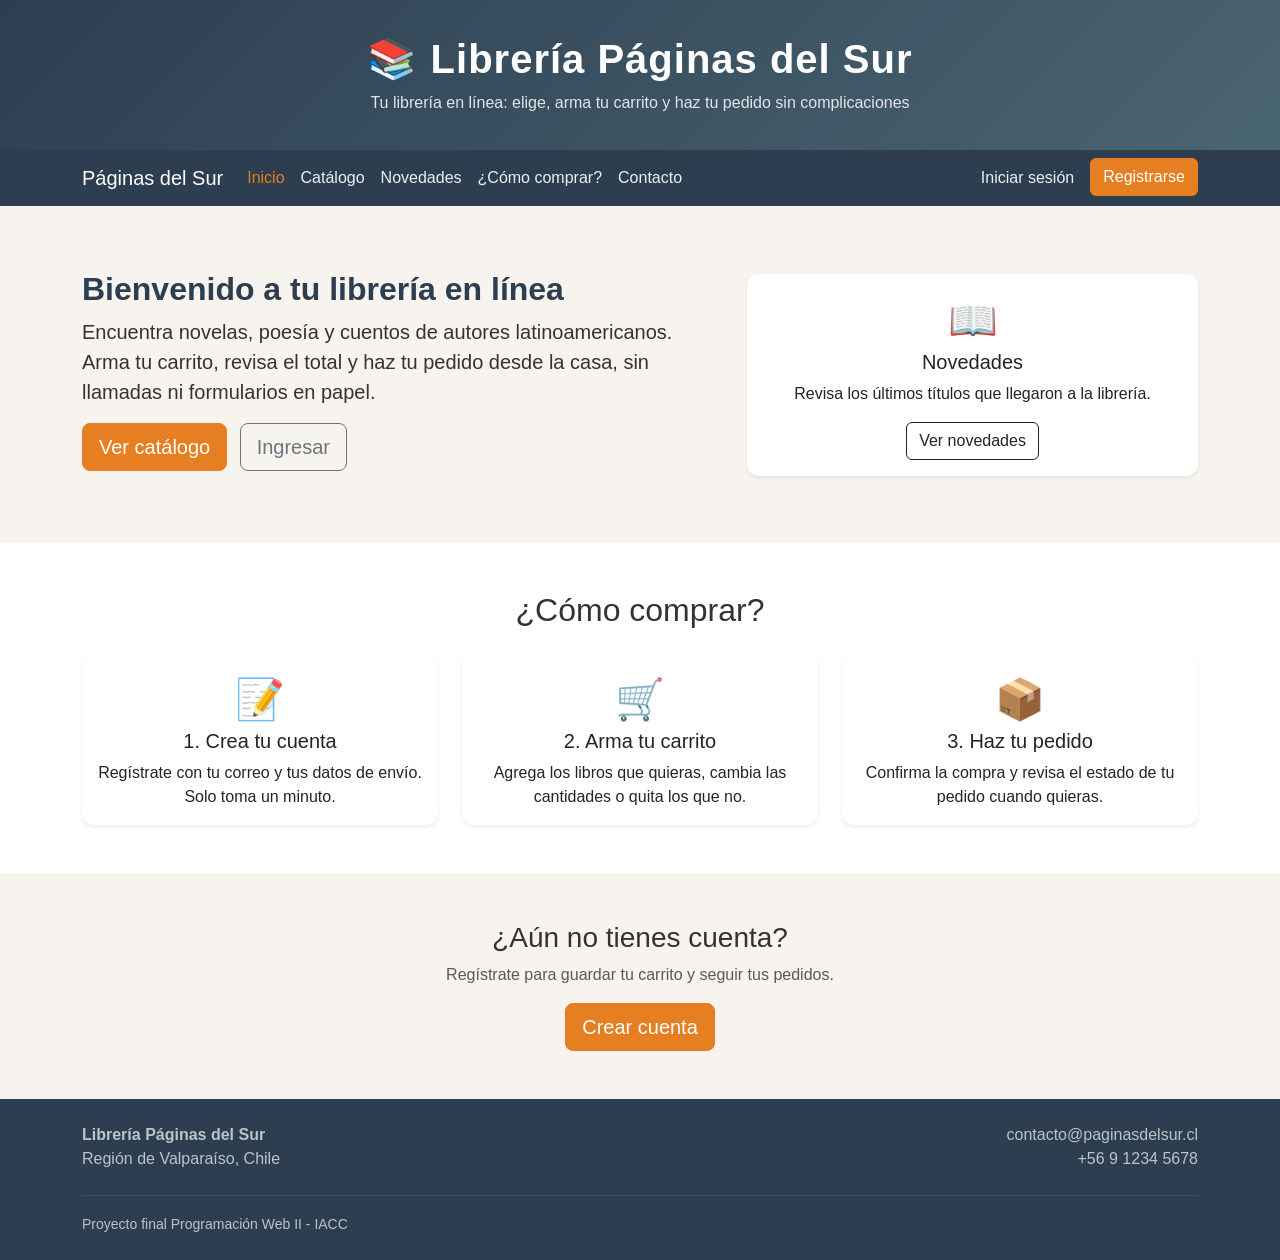
<file: index.html>
<!DOCTYPE html>
<html lang="es">
<head>
  <meta charset="UTF-8">
  <meta name="viewport" content="width=device-width, initial-scale=1.0">
  <title>Web SPA - Proyecto Final | Librería Páginas del Sur</title>
  <!-- bootstrap y estilos propios -->
  <link href="https://cdn.jsdelivr.net/npm/bootstrap@5.3.3/dist/css/bootstrap.min.css" rel="stylesheet">
  <link href="css/estilos.css" rel="stylesheet">
</head>
<body class="d-flex flex-column min-vh-100">
  <header class="encabezado">
    <div class="container">
      <h1>📚 Librería Páginas del Sur</h1>
      <p>Tu librería en línea: elige, arma tu carrito y haz tu pedido sin complicaciones</p>
    </div>
  </header>

  <nav class="navbar navbar-expand-lg navbar-dark navbar-libreria sticky-top">
    <div class="container">
      <a class="navbar-brand" href="index.html">Páginas del Sur</a>
      <button class="navbar-toggler" type="button" data-bs-toggle="collapse"
              data-bs-target="#menuPrincipal" aria-controls="menuPrincipal"
              aria-expanded="false" aria-label="Mostrar menú">
        <span class="navbar-toggler-icon"></span>
      </button>
      <div class="collapse navbar-collapse" id="menuPrincipal">
        <ul class="navbar-nav me-auto">
          <li class="nav-item"><a class="nav-link active" href="index.html">Inicio</a></li>
          <li class="nav-item"><a class="nav-link" href="catalogo.php">Catálogo</a></li>
          <li class="nav-item"><a class="nav-link" href="catalogo.php#novedades">Novedades</a></li>
          <li class="nav-item"><a class="nav-link" href="#como-comprar">¿Cómo comprar?</a></li>
          <li class="nav-item"><a class="nav-link" href="#contacto">Contacto</a></li>
        </ul>
        <!-- este menu cambia cuando hay sesion iniciada (js/nav.js) -->
        <ul class="navbar-nav" id="menuUsuario">
          <li class="nav-item"><a class="nav-link" href="login.html">Iniciar sesión</a></li>
          <li class="nav-item"><a class="btn btn-acento ms-lg-2" href="registro_usuario.php">Registrarse</a></li>
        </ul>
      </div>
    </div>
  </nav>

  <main class="flex-grow-1">
    <!-- presentacion de la libreria -->
    <section class="portada" id="inicio">
      <div class="container">
        <div class="row align-items-center g-4">
          <div class="col-md-7">
            <h2>Bienvenido a tu librería en línea</h2>
            <p class="lead">Encuentra novelas, poesía y cuentos de autores latinoamericanos. Arma tu carrito, revisa el total y haz tu pedido desde la casa, sin llamadas ni formularios en papel.</p>
            <a href="catalogo.php" class="btn btn-acento btn-lg me-2 mb-2">Ver catálogo</a>
            <a href="login.html" class="btn btn-outline-secondary btn-lg mb-2">Ingresar</a>
          </div>
          <div class="col-md-5">
            <div class="card tarjeta-libro shadow-sm">
              <div class="card-body text-center">
                <div class="icono-seccion">📖</div>
                <h5 class="card-title">Novedades</h5>
                <p class="card-text">Revisa los últimos títulos que llegaron a la librería.</p>
                <a href="catalogo.php#novedades" class="btn btn-outline-dark">Ver novedades</a>
              </div>
            </div>
          </div>
        </div>
      </div>
    </section>

    <!-- pasos para comprar -->
    <section class="py-5 bg-white" id="como-comprar">
      <div class="container">
        <h2 class="text-center mb-4">¿Cómo comprar?</h2>
        <div class="row g-4">
          <div class="col-md-4">
            <div class="card tarjeta-libro h-100 text-center p-3 shadow-sm">
              <div class="icono-seccion">📝</div>
              <h5>1. Crea tu cuenta</h5>
              <p class="mb-0">Regístrate con tu correo y tus datos de envío. Solo toma un minuto.</p>
            </div>
          </div>
          <div class="col-md-4">
            <div class="card tarjeta-libro h-100 text-center p-3 shadow-sm">
              <div class="icono-seccion">🛒</div>
              <h5>2. Arma tu carrito</h5>
              <p class="mb-0">Agrega los libros que quieras, cambia las cantidades o quita los que no.</p>
            </div>
          </div>
          <div class="col-md-4">
            <div class="card tarjeta-libro h-100 text-center p-3 shadow-sm">
              <div class="icono-seccion">📦</div>
              <h5>3. Haz tu pedido</h5>
              <p class="mb-0">Confirma la compra y revisa el estado de tu pedido cuando quieras.</p>
            </div>
          </div>
        </div>
      </div>
    </section>

    <section class="py-5 text-center">
      <div class="container">
        <h3>¿Aún no tienes cuenta?</h3>
        <p class="text-muted">Regístrate para guardar tu carrito y seguir tus pedidos.</p>
        <a href="registro_usuario.php" class="btn btn-acento btn-lg">Crear cuenta</a>
      </div>
    </section>
  </main>

  <footer class="pie" id="contacto">
    <div class="container">
      <div class="row">
        <div class="col-md-6 mb-2">
          <strong>Librería Páginas del Sur</strong><br>
          Región de Valparaíso, Chile
        </div>
        <div class="col-md-6 text-md-end">
          contacto@paginasdelsur.cl<br>
          +56 9 1234 5678
        </div>
      </div>
      <hr class="border-secondary">
      <small>Proyecto final Programación Web II - IACC</small>
    </div>
  </footer>

  <!-- scripts -->
  <script src="https://cdn.jsdelivr.net/npm/bootstrap@5.3.3/dist/js/bootstrap.bundle.min.js"></script>
  <script src="js/nav.js"></script>
</body>
</html>
</file>
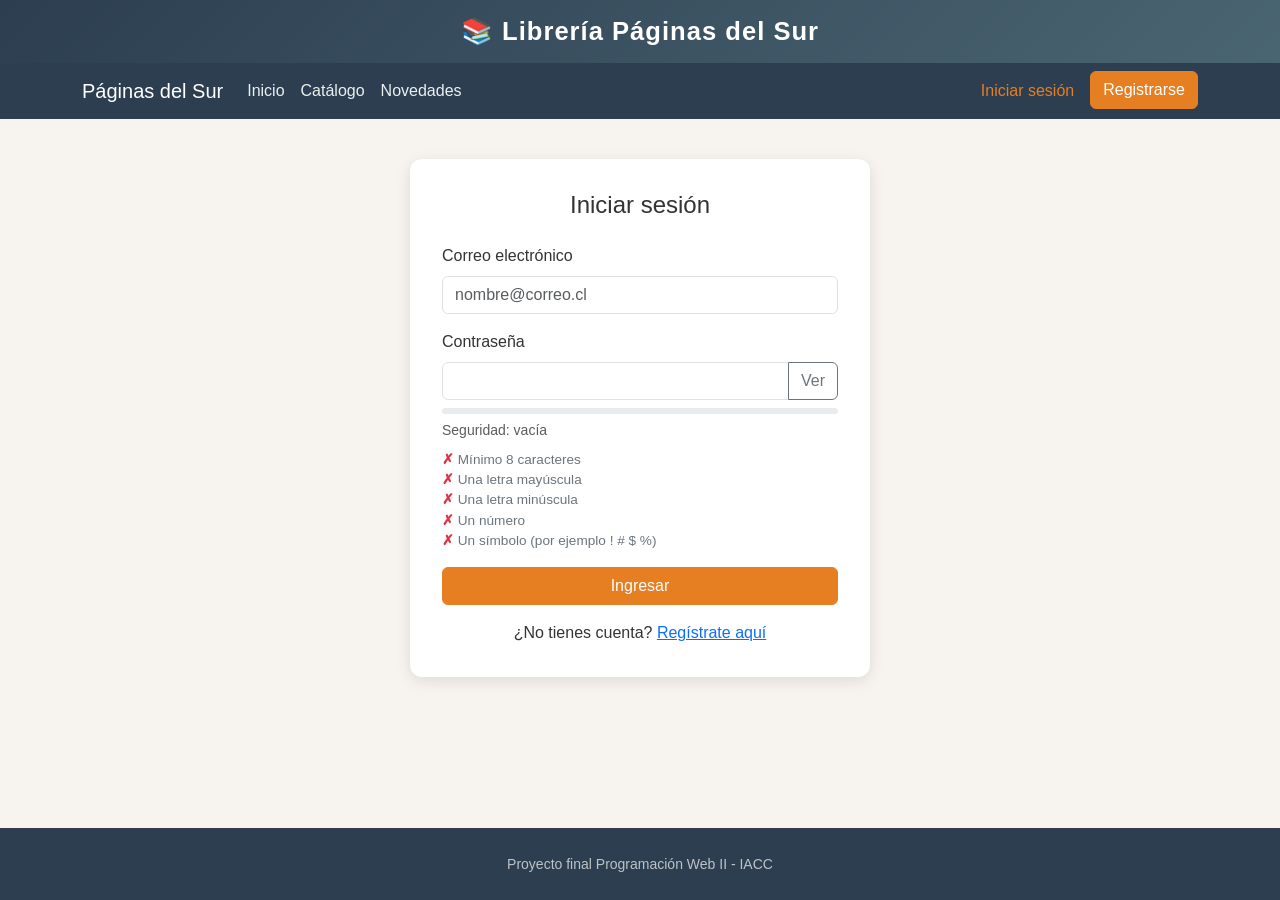
<file: login.html>
<!DOCTYPE html>
<html lang="es">
<head>
  <meta charset="UTF-8">
  <meta name="viewport" content="width=device-width, initial-scale=1.0">
  <title>Web SPA - Proyecto Final | Iniciar sesión</title>
  <link href="https://cdn.jsdelivr.net/npm/bootstrap@5.3.3/dist/css/bootstrap.min.css" rel="stylesheet">
  <link href="css/estilos.css" rel="stylesheet">
</head>
<body class="d-flex flex-column min-vh-100">
  <header class="encabezado encabezado-chico">
    <div class="container">
      <h1>📚 Librería Páginas del Sur</h1>
    </div>
  </header>

  <nav class="navbar navbar-expand-lg navbar-dark navbar-libreria sticky-top">
    <div class="container">
      <a class="navbar-brand" href="index.html">Páginas del Sur</a>
      <button class="navbar-toggler" type="button" data-bs-toggle="collapse"
              data-bs-target="#menuPrincipal" aria-controls="menuPrincipal"
              aria-expanded="false" aria-label="Mostrar menú">
        <span class="navbar-toggler-icon"></span>
      </button>
      <div class="collapse navbar-collapse" id="menuPrincipal">
        <ul class="navbar-nav me-auto">
          <li class="nav-item"><a class="nav-link" href="index.html">Inicio</a></li>
          <li class="nav-item"><a class="nav-link" href="catalogo.php">Catálogo</a></li>
          <li class="nav-item"><a class="nav-link" href="catalogo.php#novedades">Novedades</a></li>
        </ul>
        <ul class="navbar-nav" id="menuUsuario">
          <li class="nav-item"><a class="nav-link active" href="login.html">Iniciar sesión</a></li>
          <li class="nav-item"><a class="btn btn-acento ms-lg-2" href="registro_usuario.php">Registrarse</a></li>
        </ul>
      </div>
    </div>
  </nav>

  <main class="flex-grow-1">
    <div class="caja-formulario">
      <h2 class="h4 text-center mb-4">Iniciar sesión</h2>

      <!-- aqui se muestran avisos (error, registro ok, etc.) -->
      <div id="avisoLogin"></div>

      <form id="formLogin" action="login.php" method="post" novalidate>
        <div class="mb-3">
          <label for="email" class="form-label">Correo electrónico</label>
          <input type="email" class="form-control" id="email" name="email"
                 placeholder="nombre@correo.cl" required>
          <div class="invalid-feedback">Escribe un correo válido, por ejemplo nombre@correo.cl</div>
        </div>
        <div class="mb-2">
          <label for="password" class="form-label">Contraseña</label>
          <div class="input-group has-validation">
            <input type="password" class="form-control" id="password" name="password" required>
            <button class="btn btn-outline-secondary" type="button" id="verClave">Ver</button>
            <div class="invalid-feedback">La contraseña no cumple los requisitos de seguridad.</div>
          </div>
        </div>

        <!-- barra de seguridad y lista de requisitos -->
        <div class="progress barra-fina mb-1">
          <div id="barraClave" class="progress-bar" role="progressbar" style="width: 0%"></div>
        </div>
        <small id="textoNivel" class="text-muted">Seguridad: vacía</small>
        <ul class="lista-requisitos mt-2 mb-3">
          <li data-req="largo">Mínimo 8 caracteres</li>
          <li data-req="mayuscula">Una letra mayúscula</li>
          <li data-req="minuscula">Una letra minúscula</li>
          <li data-req="numero">Un número</li>
          <li data-req="simbolo">Un símbolo (por ejemplo ! # $ %)</li>
        </ul>
        <button type="submit" class="btn btn-acento w-100">Ingresar</button>
      </form>

      <p class="text-center mt-3 mb-0">
        ¿No tienes cuenta? <a href="registro_usuario.php">Regístrate aquí</a>
      </p>
    </div>
  </main>

  <footer class="pie">
    <div class="container text-center">
      <small>Proyecto final Programación Web II - IACC</small>
    </div>
  </footer>

  <script src="https://cdn.jsdelivr.net/npm/bootstrap@5.3.3/dist/js/bootstrap.bundle.min.js"></script>
  <script src="js/validaciones.js"></script>
  <script src="js/login.js"></script>
  <script src="js/nav.js"></script>
  <script src="js/avisos.js"></script>
</body>
</html>
</file>
<file: css/estilos.css>
/* estilos generales de la libreria */
:root {
  --color-principal: #2c3e50;
  --color-acento: #e67e22;
  --color-fondo: #f7f4ef;
}

body {
  background-color: var(--color-fondo);
  font-family: "Segoe UI", Arial, sans-serif;
  color: #333;
}

/* encabezado */
.encabezado {
  background: linear-gradient(135deg, #2c3e50, #4a6572);
  color: #fff;
  padding: 2.2rem 0;
  text-align: center;
}
.encabezado h1 { font-weight: 700; letter-spacing: 1px; }
.encabezado p { margin: 0; opacity: .85; }

/* encabezado reducido para las paginas internas */
.encabezado-chico { padding: 1rem 0; }
.encabezado-chico h1 { font-size: 1.6rem; margin: 0; }

/* barra de navegacion */
.navbar-libreria { background-color: var(--color-principal); }
.navbar-libreria .nav-link { color: #ecf0f1; }
.navbar-libreria .nav-link:hover,
.navbar-libreria .nav-link.active { color: var(--color-acento); }

/* portada */
.portada { padding: 4rem 0; }
.portada h2 { color: var(--color-principal); font-weight: 700; }

/* botones */
.btn-acento {
  background-color: var(--color-acento);
  border-color: var(--color-acento);
  color: #fff;
}
.btn-acento:hover {
  background-color: #cf6d17;
  border-color: #cf6d17;
  color: #fff;
}

/* tarjetas */
.tarjeta-libro {
  border: none;
  border-radius: 12px;
  transition: transform .2s, box-shadow .2s;
}
.tarjeta-libro:hover {
  transform: translateY(-5px);
  box-shadow: 0 8px 20px rgba(0, 0, 0, .15);
}
.icono-seccion { font-size: 2.5rem; }

/* caja del formulario de login */
.caja-formulario {
  max-width: 460px;
  margin: 2.5rem auto;
  background: #fff;
  padding: 2rem;
  border-radius: 12px;
  box-shadow: 0 4px 15px rgba(0, 0, 0, .1);
}

/* pie de pagina */
.pie {
  background-color: var(--color-principal);
  color: #bdc3c7;
  padding: 1.5rem 0;
}

/* pantallas chicas */
@media (max-width: 576px) {
  .encabezado h1 { font-size: 1.6rem; }
  .portada { padding: 2rem 0; }
  .caja-formulario { margin: 1rem; padding: 1.25rem; }
}

/* validacion del login (etapa 2) */
.barra-fina { height: 6px; }
.lista-requisitos {
  list-style: none;
  padding-left: 0;
  font-size: .85rem;
  color: #6c757d;
}
.lista-requisitos li::before { content: "✗ "; color: #dc3545; font-weight: bold; }
.lista-requisitos li.cumple { color: #198754; }
.lista-requisitos li.cumple::before { content: "✓ "; color: #198754; }

/* formularios de registro y paginas php (etapa 3) */
.caja-ancha { max-width: 680px; }

/* catalogo y carrito (etapa 5) */
.portada-libro {
  font-size: 3rem;
  text-align: center;
  background: #f1ece3;
  border-radius: 8px;
  padding: .5rem 0;
}
.precio { font-size: 1.15rem; font-weight: 700; color: var(--color-principal); }
.col-cantidad { width: 230px; }
</file>
